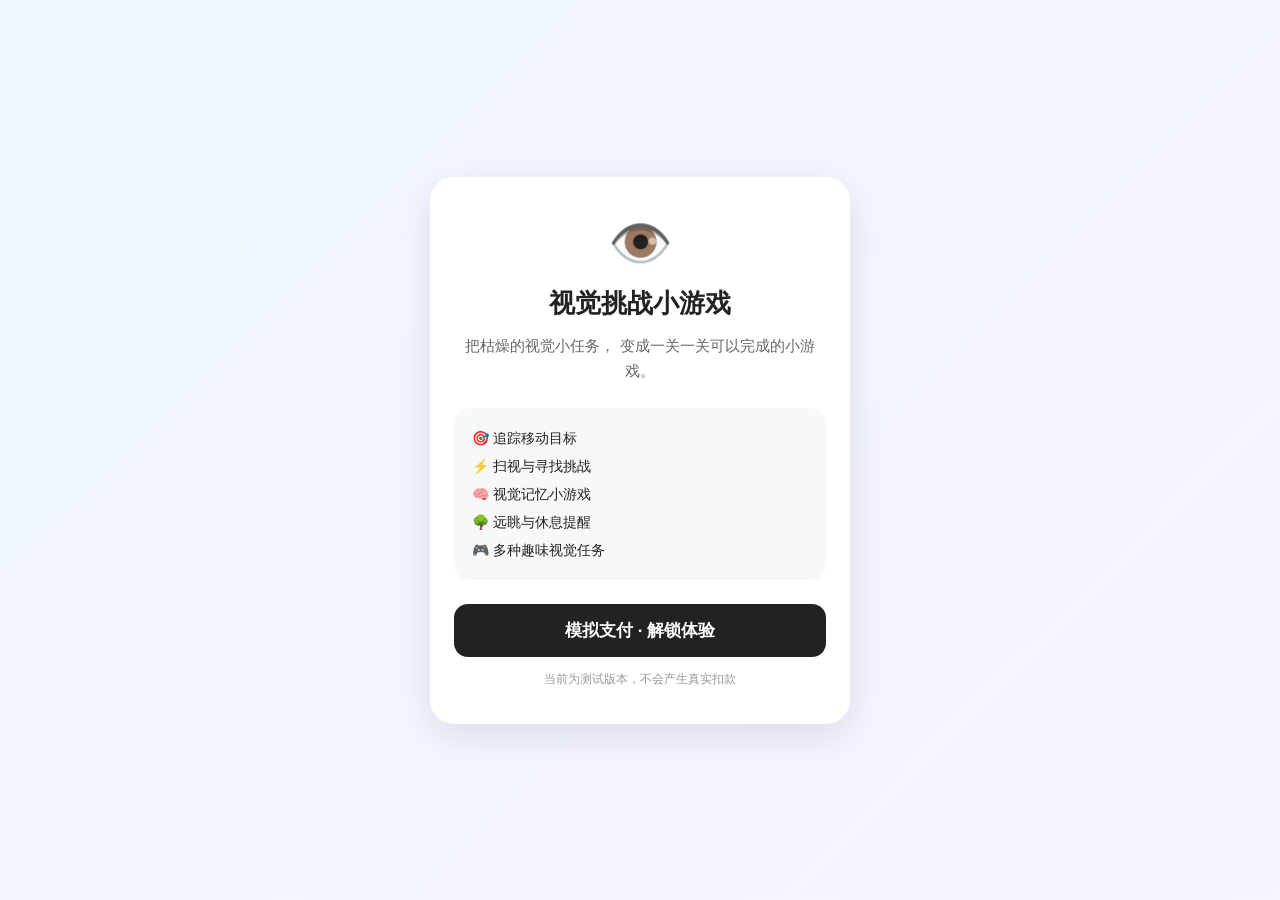
<file: index.html>
<!DOCTYPE html>
<html lang="zh-CN">
<head>
  <meta charset="UTF-8">
  <meta name="viewport" content="width=device-width, initial-scale=1.0">
  <title>视觉小游戏 · 解锁体验</title>

  <style>
    * {
      box-sizing: border-box;
    }

    body {
      margin: 0;
      min-height: 100vh;
      display: flex;
      justify-content: center;
      align-items: center;
      font-family: Arial, "Microsoft YaHei", sans-serif;
      background: linear-gradient(135deg, #eef7ff, #f7f3ff);
      color: #222;
    }

    .card {
      width: 90%;
      max-width: 420px;
      background: white;
      border-radius: 24px;
      padding: 36px 24px;
      text-align: center;
      box-shadow: 0 12px 40px rgba(0,0,0,0.10);
    }

    .eye {
      font-size: 52px;
      margin-bottom: 12px;
    }

    h1 {
      margin: 0 0 12px;
      font-size: 26px;
    }

    .desc {
      color: #666;
      line-height: 1.7;
      font-size: 15px;
      margin-bottom: 24px;
    }

    .features {
      text-align: left;
      background: #f7f8fa;
      border-radius: 16px;
      padding: 16px 18px;
      line-height: 2;
      margin-bottom: 24px;
      font-size: 14px;
    }

    button {
      width: 100%;
      border: none;
      border-radius: 14px;
      padding: 15px;
      font-size: 17px;
      font-weight: bold;
      cursor: pointer;
      background: #222;
      color: white;
    }

    button:hover {
      opacity: 0.85;
    }

    .tip {
      margin-top: 14px;
      font-size: 12px;
      color: #999;
    }
  </style>
</head>

<body>

  <div class="card">

    <div class="eye">👁️</div>

    <h1>视觉挑战小游戏</h1>

    <div class="desc">
      把枯燥的视觉小任务，
      变成一关一关可以完成的小游戏。
    </div>

    <div class="features">
      🎯 追踪移动目标<br>
      ⚡ 扫视与寻找挑战<br>
      🧠 视觉记忆小游戏<br>
      🌳 远眺与休息提醒<br>
      🎮 多种趣味视觉任务
    </div>

    <button onclick="unlockGame()">
      模拟支付 · 解锁体验
    </button>

    <div class="tip">
      当前为测试版本，不会产生真实扣款
    </div>

  </div>

  <script>
    function unlockGame() {
      localStorage.setItem("gameUnlocked", "true");
      window.location.href = "game.html";
    }
  </script>

</body>
</html>
</file>
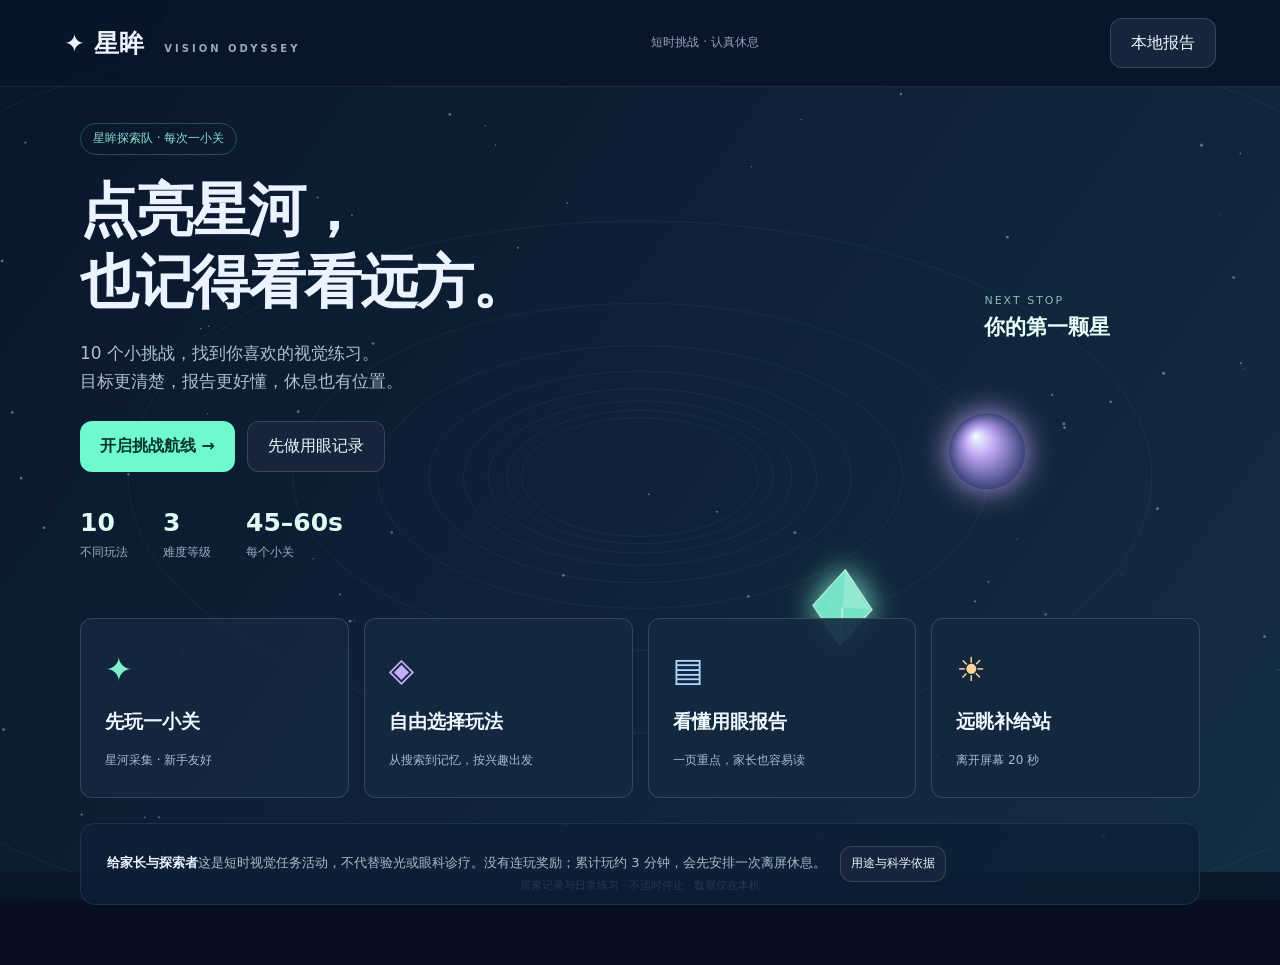
<file: game.html>
<!doctype html><html lang="zh-CN"><meta charset="UTF-8"><meta name="viewport" content="width=device-width,initial-scale=1,viewport-fit=cover"><title>星眸探索队 · 视觉小挑战</title><meta name="description" content="10个短时视觉挑战、三级难度、一页用眼记录，休息后再出发。"><meta name="theme-color" content="#0b1b30"><meta name="format-detection" content="telephone=no"><meta name="apple-mobile-web-app-capable" content="yes"><link rel="stylesheet" href="style.css"><link rel="stylesheet" href="mobile.css"><body><canvas id="space" aria-label="三维游戏场景"></canvas><header><a id="brand" href="#">✦ 星眸 <small>VISION ODYSSEY</small></a><span>短时挑战 · 认真休息</span><button id="history">本地报告</button></header><main id="panel"></main><div id="hud" hidden></div><footer>居家记录与日常练习 · 不适时停止 · 数据仅在本机</footer><script src="compat.js"></script><script src="evidence.js"></script><script src="core.js"></script><script src="challenges.js"></script><script src="game-engine.js"></script><script src="app.js"></script><script src="v3.js"></script></body></html>
</file>
<file: style.css>
*{box-sizing:border-box}body{margin:0;background:#070f21;color:#eaf3ff;font:16px/1.65 system-ui,'Microsoft YaHei',sans-serif}canvas{position:fixed;inset:0;width:100%;height:100%;touch-action:none}header{position:relative;z-index:2;display:flex;align-items:center;justify-content:space-between;padding:24px 5%;border-bottom:1px solid #ffffff15;background:#08122390}a{color:inherit;text-decoration:none}#brand{font-size:25px;font-weight:800}small{font-size:10px;letter-spacing:3px;color:#92abc3;margin-left:12px}header span{font-size:12px;color:#8ea2bd}button,select{font:inherit;border:1px solid #ffffff25;border-radius:12px;padding:11px 20px;background:#17253c;color:#edf8ff;cursor:pointer}button:hover{background:#25405b}button:focus-visible{outline:3px solid #70f8d0}button.primary{background:#70f8d0;color:#07362d;font-weight:750;border:0}button.primary:hover{background:#a4ffe3}main{position:relative;z-index:1;max-width:1140px;margin:65px auto;padding:0 30px}.eyebrow{color:#79f3d3;font-size:12px;letter-spacing:3px}h1{font-size:clamp(38px,5vw,64px);line-height:1.2;letter-spacing:-2px;margin:20px 0}h2{font-size:28px;margin:8px 0}p{color:#aebed2}.hero{max-width:560px}.actions{display:flex;flex-wrap:wrap;gap:12px;margin:26px 0}.cards{display:grid;grid-template-columns:repeat(3,1fr);gap:18px;margin-top:54px}.card,.sheet{background:#101e32e8;border:1px solid #99c4eb25;border-radius:20px;padding:24px;backdrop-filter:blur(15px)}.card b{display:block;font-size:19px;margin:12px 0}.card p{font-size:13px;margin-bottom:0}.num{color:#71e9cd;font-size:12px}.sheet{max-width:780px;margin:auto}.muted{font-size:13px;color:#90a8bd}.testbox{height:260px;background:#eee;border-radius:15px;display:flex;align-items:center;justify-content:center;position:relative;margin-top:20px;overflow:hidden}.testbox canvas{position:static;width:180px;height:180px}.directions{display:flex;gap:10px;justify-content:center;margin:20px 0}.directions button{min-width:60px}.target{position:absolute;width:48px;height:48px;padding:0;background:#127364;border:5px solid white;border-radius:50%;box-shadow:0 0 0 2px #127364;color:white}progress{width:100%;accent-color:#70f8d0;height:6px}.stats{display:grid;grid-template-columns:repeat(3,1fr);gap:12px;margin:25px 0}.stats div{background:#ffffff07;border-radius:14px;padding:16px}.stats strong{display:block;font-size:28px;color:#7bf7d4}table{width:100%;border-collapse:collapse;font-size:13px}td,th{text-align:left;padding:9px;border-bottom:1px solid #ffffff19}footer{position:fixed;bottom:14px;width:100%;text-align:center;font-size:11px;color:#8199af;pointer-events:none}#hud{position:relative;z-index:2;margin:20px auto;max-width:800px;background:#0b192bdd;border:1px solid #ffffff20;border-radius:20px;padding:18px;display:flex;justify-content:space-between;align-items:center}#hud[hidden]{display:none}body.play main{margin:0}.hint{position:fixed;bottom:55px;left:0;right:0;text-align:center;color:#d3f5ff;pointer-events:none}.badge{display:inline-block;border:1px solid #71e9cd44;border-radius:30px;padding:5px 12px;color:#86e3cc;font-size:12px}@media(max-width:650px){header{padding:15px}header span,small{display:none}main{margin:30px auto;padding:0 18px}.cards{grid-template-columns:1fr;margin-top:28px;gap:10px}.card{padding:16px}.stats{grid-template-columns:1fr}.directions{gap:6px}.directions button{padding:10px}footer{position:relative;margin:20px 0}#hud{margin:12px;font-size:13px}.sheet{padding:18px}}@media print{body{background:white;color:#17243a}header,footer,#space,.actions,.noprint{display:none!important}main{margin:0;padding:0}.sheet{border:0;background:white;max-width:none}.stats div{background:#eee}p,.muted,.stats strong{color:#25374b}td,th{border-color:#ddd}.tablewrap{max-height:none!important;overflow:visible!important}}
.wide{max-width:1000px}.gamegrid{display:grid;grid-template-columns:1fr 1fr;gap:20px;margin:28px 0}.module{padding:22px 0;border-bottom:1px solid #a5c6e325}.module h3{margin:8px 0}.module .check{font-size:20px}h3{font-size:19px;margin-top:28px}.source{display:inline-block;font-size:12px;color:#8cdecf;text-decoration:underline;margin-right:14px;margin-top:5px}.formgrid{display:grid;grid-template-columns:1fr 1fr;gap:18px}input:not([type=checkbox]):not([type=range]),textarea{font:inherit;padding:10px 14px;background:#0c192c;color:#f0f8ff;border:1px solid #819bb64d;border-radius:8px;width:100%}label{display:block}.formgrid select{width:100%}.question{margin:20px 0}.question select{display:block;margin-top:8px;min-width:180px}.check{display:flex;align-items:center;gap:12px;margin:18px 0}.check input{width:20px;height:20px;flex-shrink:0;accent-color:#75f5ce}fieldset{border:1px solid #edc98755;border-radius:12px;margin:22px 0;padding:18px}.notice{padding:20px;border-left:3px solid #72e7c7;background:#72e7c70c;border-radius:0 12px 12px 0;margin:20px 0}.notice p:last-child{margin-bottom:0}.warning,#error{color:#ffd197}.status{font-size:12px;border-radius:20px;background:#ffffff0d;color:#bac9db;padding:6px 10px;font-weight:400;display:inline-block}.calbox{padding:25px;background:#172b40;border-radius:14px;margin:24px 0;overflow:auto}#ruler{height:14px;border:2px solid #65d4ff;border-top:0;margin:10px 0}#rulerRange{width:100%;margin-bottom:20px}.report-section{border-bottom:1px solid #ffffff20;padding:12px 0}dl{display:grid;grid-template-columns:90px 1fr;gap:8px;font-size:14px}dt{color:#7ff4d2}dd{margin:0;color:#afbed0}li{margin-bottom:10px;color:#b9cadb}button:disabled{opacity:.4;cursor:not-allowed}body.testing #space{opacity:.3}body.play{overflow:hidden}body.play footer{position:fixed}main{margin-bottom:80px}details{margin:22px 0}summary{cursor:pointer}#hud{max-width:900px}.testbox{background:#eee}.report table{table-layout:fixed;overflow-wrap:anywhere}footer{background:#081426cf;padding:5px 0;bottom:0}@media(max-width:650px){.formgrid,.gamegrid{grid-template-columns:1fr}.sheet{padding:20px 14px}.module{padding:15px 0}dl{grid-template-columns:1fr}.report td,.report th{padding:6px;font-size:11px}.source{overflow-wrap:anywhere}.directions button{min-width:42px}footer{position:relative}main{margin-bottom:35px}}@media print{.source{color:#235e62}li,dd,dt{color:#222}.notice{background:#f1f7f6}.status{color:#333;background:#eee}.module,.report-section{break-inside:avoid}.report{max-width:none}.formgrid{display:block}a{overflow-wrap:anywhere}h3{break-after:avoid}table{font-size:11px}.report td,.report th{border:1px solid #ddd}header,footer,.actions{display:none!important}main{margin:0}details{display:block}}
</file>
<file: mobile.css>
html{scroll-behavior:smooth;-webkit-text-size-adjust:100%;text-size-adjust:100%}body{overscroll-behavior-y:none;font-family:system-ui,-apple-system,"PingFang SC","Microsoft YaHei",sans-serif}button,a,input,select{-webkit-tap-highlight-color:transparent}button{touch-action:manipulation;min-height:44px}header{padding:18px 5%;background:#091529e8}main{margin:36px auto 60px;max-width:1180px}header span{font-size:12px}h1{font-size:clamp(34px,4.5vw,59px);line-height:1.25}h2{font-size:28px}.adventure{min-height:390px;display:flex;align-items:center;justify-content:space-between}.hero{max-width:670px}.hero p{font-size:17px}.hero-facts{display:flex;gap:35px;margin:30px 0}.hero-facts span{font-size:12px;color:#9aadc4}.hero-facts b{display:block;font-size:25px;color:#defbf3}.planet-label{margin:0 8% 80px 0;color:#89bbb8;font-size:11px;letter-spacing:2px}.planet-label b{display:block;font-size:21px;letter-spacing:0;color:#e7fff8}.home-grid{display:grid;grid-template-columns:repeat(4,1fr);gap:15px;margin:25px 0}.portal{text-align:left;padding:24px;background:#14283fe8;transition:transform .2s,border-color .2s}.portal:hover{transform:translateY(-3px);border-color:#7de7cb}.portal>span{display:block;font-size:33px;color:#81efce}.portal b{display:block;font-size:19px;margin:9px 0}.portal em{font-style:normal;color:#a7bcd0;font-size:12px}.lilac>span{color:#c3aff7}.blue>span{color:#acd7ff}.peach>span{color:#ffd496}.parent-note{padding:22px 26px;border:1px solid #80b1c525;border-radius:15px;background:#0d2035cc;font-size:13px}.parent-note p{display:inline;color:#a8bdcf;margin-right:14px}.parent-note button{padding:5px 10px;min-height:36px;font-size:12px}.section-top{display:flex;justify-content:space-between;gap:20px;align-items:center}.star-total{padding:12px 18px;border:1px solid #f7d89244;border-radius:20px;color:#ffe0a7;white-space:nowrap}.tabs{display:flex;gap:10px;margin:24px 0}.challenge-grid{display:grid;grid-template-columns:repeat(5,1fr);gap:15px}.game-card{background:#14283eee;border:1px solid #7cacc425;text-align:left;padding:19px;border-radius:20px;transition:transform .18s}.game-card:hover{transform:translateY(-4px);border-color:var(--accent)}.card-top{display:flex;align-items:center;justify-content:space-between}.game-icon{font-size:36px;color:var(--accent);font-weight:700}.game-index{color:#7292ab;font-size:12px}.game-card h3{font-size:19px;margin:15px 0 3px}.game-tag{font-size:11px;color:var(--accent)}.game-card p{font-size:12px;min-height:60px;line-height:1.7}.card-bottom{border-top:1px solid #ffffff10;padding-top:13px;display:flex;justify-content:space-between;font-size:11px;color:#cbdde9}.stars{color:#ffdb95;font-size:15px}.center{text-align:center}.game-detail{max-width:840px}.big-icon{font-size:54px;display:block}.lead{font-size:18px}.mission{border-radius:15px;padding:20px;background:#75e4c70d;border:1px solid #75e4c730}.mission p{font-size:20px;color:#def4f0;margin:8px 0}.mission span{font-size:12px;color:#91baaf}.difficulty-grid{display:grid;grid-template-columns:repeat(3,1fr);gap:12px}.difficulty{text-align:left;padding:18px}.difficulty b{display:block;font-size:20px}.difficulty span,.difficulty em{display:block;font-style:normal;font-size:12px;margin-top:8px;color:#adc1d4}.difficulty.selected{border:2px solid #76edcc;background:#1b3f44}.difficulty:disabled{opacity:.45}details{border-top:1px solid #ffffff20;padding-top:14px}.game-detail details{font-size:13px}.big-stars{font-size:64px;color:#ffda91;letter-spacing:10px;margin:20px 0}.results-card{text-align:center}.results-card .actions{justify-content:center}.results-card details{text-align:left}.rest-card{text-align:center;padding:45px 25px}.rest-sun{font-size:70px;color:#f3d69f}.rest-card #restSeconds{display:block;font-size:80px;color:#86ebcb;margin:25px}#hud{position:fixed;top:82px;left:50%;transform:translateX(-50%);width:min(900px,calc(100% - 24px));margin:0;padding:12px 16px;background:#10243bf0;gap:10px;font-size:14px}body.play #panel{padding:0;pointer-events:none}.hint{font-size:16px;bottom:46px;padding:10px 20px;background:#071428c9;color:#d4f5ee}.touch-controls{position:fixed;bottom:90px;left:0;right:0;display:flex;justify-content:center;gap:14px;pointer-events:auto;z-index:5}.touch-controls button{font-size:24px;width:58px;height:55px}.download-link{display:inline-flex;align-items:center;padding:12px 20px;border-radius:12px;background:#233d53;color:#efffff}.report-layout{max-width:900px;margin:auto}.onepage{background:#fff;color:#233b49;border-radius:15px;padding:35px 40px;box-shadow:0 15px 50px #0003}.report-heading{display:flex;justify-content:space-between;border-bottom:2px solid #377e77;padding-bottom:15px;gap:12px}.report-heading>span{font-size:12px;color:#6c7c86}.report-brand{font-size:13px;color:#287f70}.report-heading h2{font-size:28px;margin:6px 0}.report-conclusion{background:#edf6f2;padding:17px 20px;border-radius:9px;margin:20px 0}.report-conclusion b{font-size:20px;color:#266b61}.onepage p{color:#4d606c;font-size:14px;line-height:1.7;margin:8px 0}.report-meta{font-size:13px;line-height:1.8;color:#59707b}.onepage h3{font-size:16px;margin:19px 0 9px}.compact-table{table-layout:fixed;font-size:13px}.compact-table th,.compact-table td{border-bottom:1px solid #dce7e5;padding:11px 8px;word-wrap:break-word}.compact-table th{background:#f2f6f5;color:#3f615f}.compact-table th:first-child{width:22%}.report-next{background:#f7f5ed;border-radius:9px;padding:13px 17px;margin:20px 0;font-size:14px}.onepage .report-limit,.onepage .report-foot{font-size:11px;color:#70818a}.report-foot{border-top:1px solid #d9e4e3;padding-top:12px}.report-tools{margin:25px 0}.report-tools details{background:#122840;padding:20px;border-radius:12px}.report-tools table{font-size:12px}.report-tools .actions{gap:8px}#reportImg{touch-action:auto;-webkit-touch-callout:default;user-select:auto}footer{padding-bottom:max(5px,env(safe-area-inset-bottom))}@media(max-width:1000px){.challenge-grid{grid-template-columns:repeat(3,1fr)}.home-grid{grid-template-columns:repeat(2,1fr)}.planet-label{display:none}}@media(max-width:600px){header{padding:12px 16px}#brand{font-size:23px}header #history{font-size:12px;padding:8px 12px}main{padding:0 16px;margin:24px auto 45px}.adventure{min-height:auto}.hero-facts{gap:24px}.hero p{font-size:14px}.hero .actions button{padding:12px 16px}.home-grid{gap:10px}.portal{padding:18px 14px}.portal b{font-size:16px}.portal em{font-size:11px}.parent-note{padding:18px}.parent-note p{display:block;margin:8px 0}.challenge-grid{grid-template-columns:repeat(2,1fr);gap:10px}.game-card{padding:15px}.game-card h3{font-size:18px}.game-card p{min-height:48px}.section-top{align-items:flex-start}.section-top h2{font-size:26px}.section-top p{font-size:13px}.star-total{padding:8px 10px;font-size:12px}.tabs button{padding:8px 12px;font-size:13px}.difficulty-grid{grid-template-columns:1fr}.difficulty{display:grid;grid-template-columns:65px 1fr;padding:13px}.difficulty b{font-size:17px;grid-row:span 2}.difficulty span,.difficulty em{margin:0;font-size:11px}.game-detail .mission p{font-size:17px}.sheet{padding:22px 18px}.stats{grid-template-columns:repeat(3,1fr);gap:7px;font-size:11px}.stats div{padding:12px 6px}.stats strong{font-size:23px}.big-stars{font-size:49px;letter-spacing:6px}#hud{top:75px;padding:9px 10px;font-size:12px;gap:7px}#hud button{padding:8px 11px;font-size:12px}#gameTime{white-space:nowrap}.hint{font-size:14px;bottom:28px}.touch-controls{bottom:75px;gap:10px}.onepage{padding:22px 18px;border-radius:10px}.report-heading{display:block}.report-heading h2{font-size:25px}.onepage p{font-size:12px}.report-meta{font-size:11px}.compact-table{font-size:11px}.compact-table td,.compact-table th{padding:8px 5px}.report-conclusion b{font-size:17px}.report-conclusion{padding:13px}.report-tools .actions button{font-size:13px;padding:10px 13px}.onepage h3{font-size:15px}.testbox{height:240px}.directions button{min-width:42px;padding:10px 12px}.report-tools table{font-size:10px}body.play footer{display:none}}@media(prefers-reduced-motion:reduce){html{scroll-behavior:auto}.game-card,.portal{transition:none}}@page{size:A4;margin:12mm}@media print{body{background:white!important;color:#263f46;font-size:11px}header,footer,#space,.report-tools{display:none!important}#panel{margin:0!important;padding:0!important;max-width:none}.report-layout{max-width:none;margin:0}.onepage{box-shadow:none!important;border-radius:0;padding:0!important;width:100%;break-inside:avoid}.report-heading h2{font-size:23px}.report-heading{padding-bottom:8px}.report-conclusion{margin:12px 0;padding:10px 14px}.report-conclusion b{font-size:16px}.onepage p{font-size:11px;line-height:1.45}.report-meta{font-size:10px}.onepage h3{font-size:13px;margin:13px 0 6px}.compact-table{font-size:10px}.compact-table td,.compact-table th{padding:7px}.report-next{margin:12px 0;padding:10px}.onepage .report-foot,.onepage .report-limit{font-size:9px}.report-tools details{display:none!important}}
</file>
